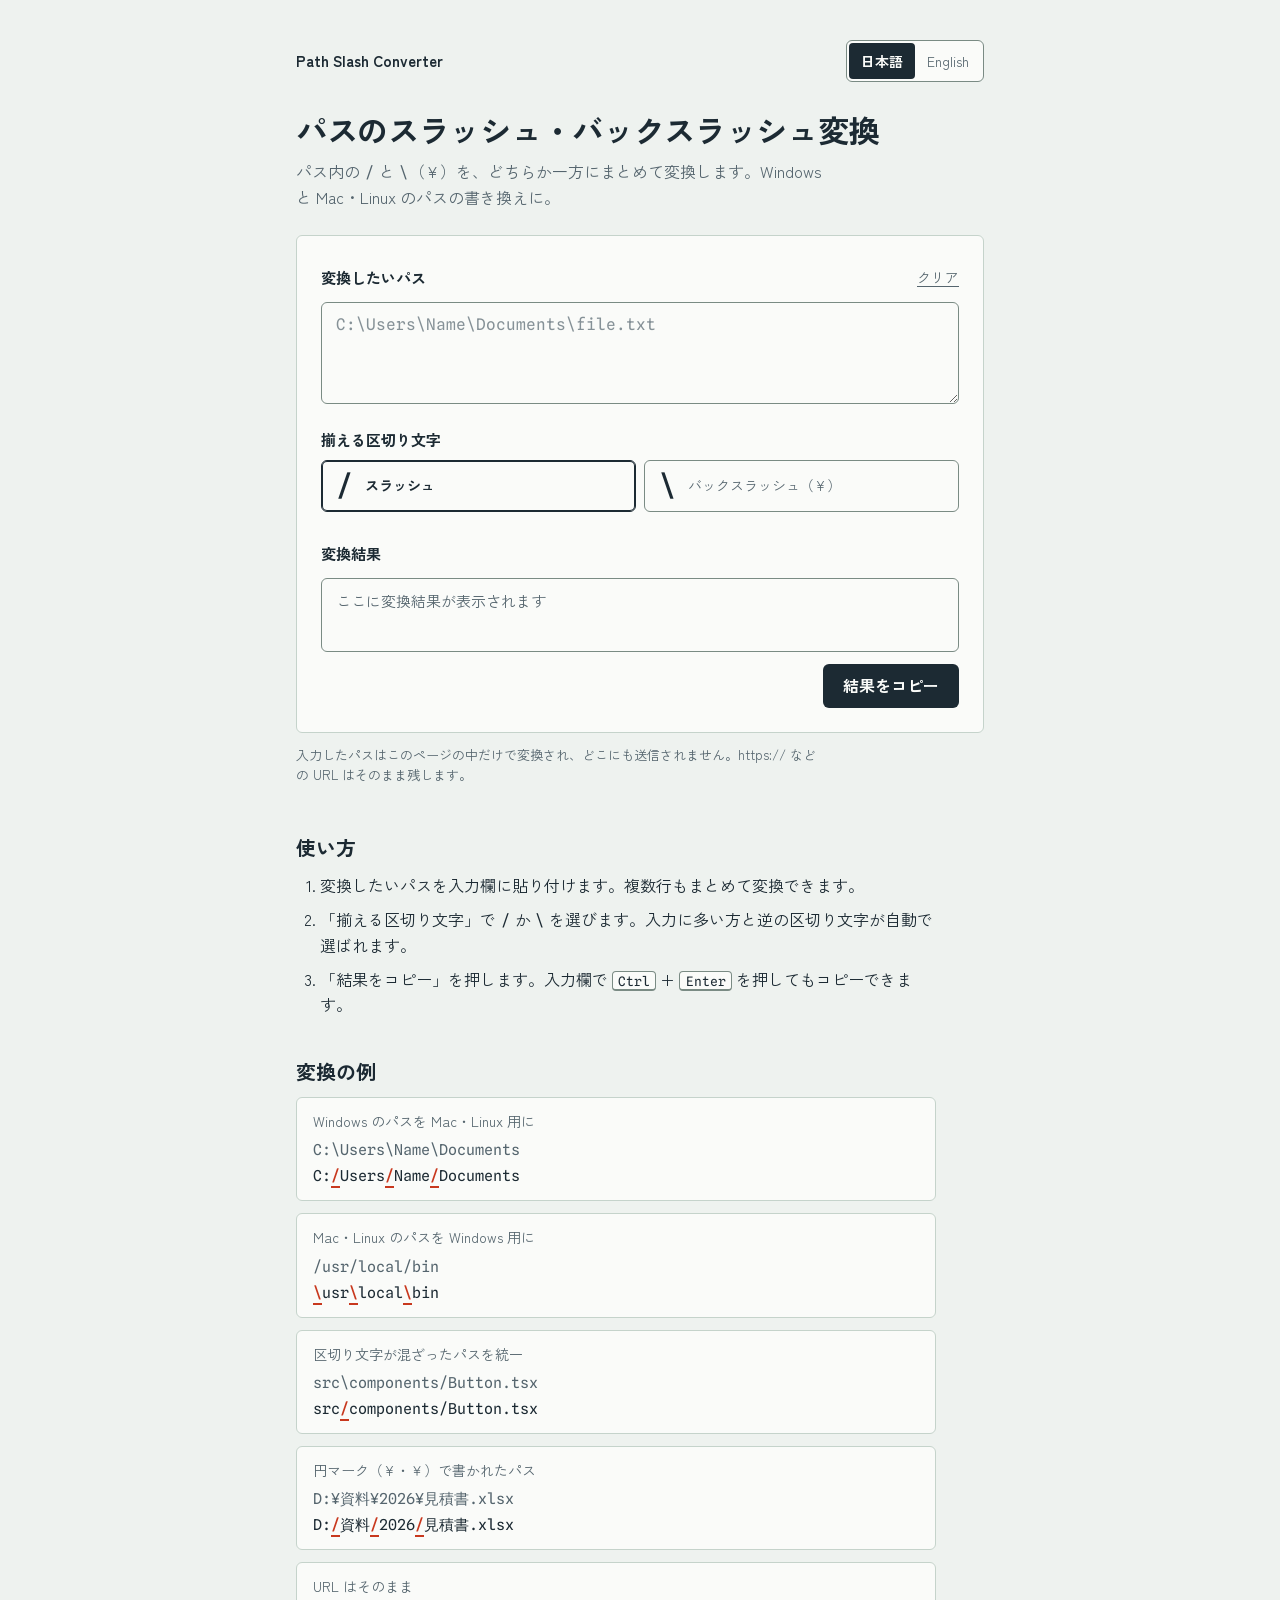
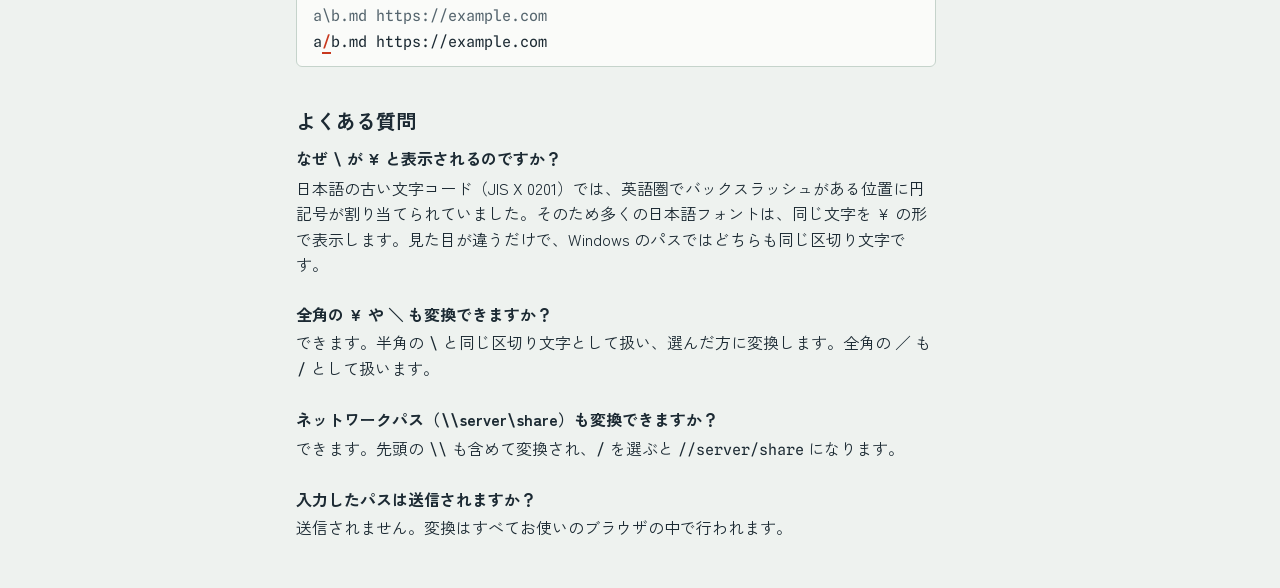
<file: index.html>
<!DOCTYPE html>
<html lang="ja">
<head>
  <meta charset="UTF-8" />
  <meta name="viewport" content="width=device-width, initial-scale=1.0" />
  <title>スラッシュ・バックスラッシュ（円マーク）変換ツール｜Path Slash Converter</title>
  <meta name="description" content="パスのスラッシュ（/）とバックスラッシュ（\・円マーク ¥）を一括変換する無料ツール。Windows のパスを Mac・Linux 用に、その逆も。貼り付けるだけで変換、インストール不要。" />
  <link rel="canonical" href="https://jacqueline37.github.io/Path-Slash-Converter/" />
  <link rel="alternate" hreflang="ja" href="https://jacqueline37.github.io/Path-Slash-Converter/" />
  <link rel="alternate" hreflang="en" href="https://jacqueline37.github.io/Path-Slash-Converter/en/" />
  <link rel="alternate" hreflang="x-default" href="https://jacqueline37.github.io/Path-Slash-Converter/" />
  <script>
    // Old links used ?lang=en; the English page now has its own URL.
    if (new URLSearchParams(location.search).get("lang") === "en") location.replace("en/");
  </script>
  <meta name="theme-color" content="#eef2ef" media="(prefers-color-scheme: light)" />
  <meta name="theme-color" content="#12181b" media="(prefers-color-scheme: dark)" />
  <link rel="icon" href="assets/favicon.svg" type="image/svg+xml" />

  <meta property="og:site_name" content="Path Slash Converter" />
  <meta property="og:title" content="スラッシュ・バックスラッシュ（円マーク）変換ツール" />
  <meta property="og:description" content="パスの / と \（¥）を、どちらか一方にまとめて変換。Windows と Mac・Linux のパスの書き換えに。貼り付けるだけ、インストール不要。" />
  <meta property="og:type" content="website" />
  <meta property="og:url" content="https://jacqueline37.github.io/Path-Slash-Converter/" />
  <meta property="og:image" content="https://jacqueline37.github.io/Path-Slash-Converter/assets/og-image.png" />
  <meta property="og:image:width" content="1200" />
  <meta property="og:image:height" content="630" />
  <meta property="og:image:alt" content="C:\Users\Name\Documents\file.txt を C:/Users/Name/Documents/file.txt に変換した例" />
  <meta property="og:locale" content="ja_JP" />
  <meta property="og:locale:alternate" content="en_US" />
  <meta name="twitter:card" content="summary_large_image" />
  <meta name="twitter:image" content="https://jacqueline37.github.io/Path-Slash-Converter/assets/og-image.png" />

  <link rel="preconnect" href="https://fonts.googleapis.com" />
  <link rel="preconnect" href="https://fonts.gstatic.com" crossorigin />
  <link rel="preload" as="style" href="https://fonts.googleapis.com/css2?family=Spline+Sans+Mono:wght@400;600&family=Zen+Kaku+Gothic+New:wght@400;700&display=swap" onload="this.onload=null;this.rel='stylesheet'" />
  <noscript><link rel="stylesheet" href="https://fonts.googleapis.com/css2?family=Spline+Sans+Mono:wght@400;600&family=Zen+Kaku+Gothic+New:wght@400;700&display=swap" /></noscript>
  <link rel="stylesheet" href="style.css" />

  <script type="application/ld+json">
  {
    "@context": "https://schema.org",
    "@type": "WebApplication",
    "name": "Path Slash Converter",
    "alternateName": "スラッシュ・バックスラッシュ変換ツール",
    "url": "https://jacqueline37.github.io/Path-Slash-Converter/",
    "description": "パスのスラッシュ（/）とバックスラッシュ（\\・円マーク ¥）を一括変換する無料のブラウザツール。",
    "applicationCategory": "UtilitiesApplication",
    "operatingSystem": "Any",
    "inLanguage": "ja",
    "offers": {
      "@type": "Offer",
      "price": "0",
      "priceCurrency": "JPY"
    }
  }
  </script>

  <!-- Google tag (gtag.js) -->
  <script async src="https://www.googletagmanager.com/gtag/js?id=G-JZM8ZQH42C"></script>
  <script>
    window.dataLayer = window.dataLayer || [];
    function gtag(){dataLayer.push(arguments);}
    gtag('js', new Date());
    gtag('config', 'G-JZM8ZQH42C');
  </script>
</head>
<body>
  <div class="page">
    <header class="site-bar">
      <a class="brand" href="./">Path Slash Converter</a>
      <nav class="lang" aria-label="言語">
        <a href="./" hreflang="ja" lang="ja" aria-current="page">日本語</a>
        <a href="en/" hreflang="en" lang="en">English</a>
      </nav>
    </header>

    <main>
      <div class="intro">
        <h1>パスのスラッシュ・バックスラッシュ変換</h1>
        <p class="lead">パス内の <span class="sep">/</span> と <span class="sep">\</span>（¥）を、どちらか一方にまとめて変換します。Windows と Mac・Linux のパスの書き換えに。</p>
      </div>

      <div class="sheet">
        <div class="field">
          <div class="field-head">
            <label for="input">変換したいパス</label>
            <button type="button" id="clearAll" class="text-button">クリア</button>
          </div>
          <textarea
            id="input"
            class="path-box"
            rows="3"
            spellcheck="false"
            autocomplete="off"
            autocapitalize="off"
            autocorrect="off"
            placeholder="C:\Users\Name\Documents\file.txt"></textarea>
        </div>

        <fieldset class="direction">
          <legend>揃える区切り文字</legend>
          <div class="direction-options">
            <label class="option">
              <input type="radio" name="target" value="/" checked />
              <span class="glyph" aria-hidden="true">/</span>
              <span class="option-text">スラッシュ</span>
            </label>
            <label class="option">
              <input type="radio" name="target" value="\" />
              <span class="glyph" aria-hidden="true">\</span>
              <span class="option-text">バックスラッシュ（¥）</span>
            </label>
          </div>
        </fieldset>

        <div class="field">
          <div class="field-head">
            <label for="output">変換結果</label>
          </div>
          <output id="output" for="input" class="path-box result" data-empty="ここに変換結果が表示されます"></output>
          <div class="result-foot">
            <p class="status" id="status" role="status" aria-live="polite"></p>
            <button type="button" id="copyOutput" class="primary">結果をコピー</button>
          </div>
        </div>
      </div>

      <p class="note">入力したパスはこのページの中だけで変換され、どこにも送信されません。https:// などの URL はそのまま残します。</p>

      <section class="guide" aria-labelledby="howto">
        <h2 id="howto">使い方</h2>
        <ol class="steps">
          <li>変換したいパスを入力欄に貼り付けます。複数行もまとめて変換できます。</li>
          <li>「揃える区切り文字」で <span class="sep">/</span> か <span class="sep">\</span> を選びます。入力に多い方と逆の区切り文字が自動で選ばれます。</li>
          <li>「結果をコピー」を押します。入力欄で <kbd>Ctrl</kbd> + <kbd>Enter</kbd> を押してもコピーできます。</li>
        </ol>
      </section>

      <section class="guide" aria-labelledby="examples">
        <h2 id="examples">変換の例</h2>
        <dl class="examples">
          <div class="example">
            <dt>Windows のパスを Mac・Linux 用に</dt>
            <dd><code>C:\Users\Name\Documents</code></dd>
            <dd><code>C:<mark>/</mark>Users<mark>/</mark>Name<mark>/</mark>Documents</code></dd>
          </div>
          <div class="example">
            <dt>Mac・Linux のパスを Windows 用に</dt>
            <dd><code>/usr/local/bin</code></dd>
            <dd><code><mark>\</mark>usr<mark>\</mark>local<mark>\</mark>bin</code></dd>
          </div>
          <div class="example">
            <dt>区切り文字が混ざったパスを統一</dt>
            <dd><code>src\components/Button.tsx</code></dd>
            <dd><code>src<mark>/</mark>components/Button.tsx</code></dd>
          </div>
          <div class="example">
            <dt>円マーク（¥・￥）で書かれたパス</dt>
            <dd><code>D:¥資料¥2026¥見積書.xlsx</code></dd>
            <dd><code>D:<mark>/</mark>資料<mark>/</mark>2026<mark>/</mark>見積書.xlsx</code></dd>
          </div>
          <div class="example">
            <dt>URL はそのまま</dt>
            <dd><code>a\b.md https://example.com</code></dd>
            <dd><code>a<mark>/</mark>b.md https://example.com</code></dd>
          </div>
        </dl>
      </section>

      <section class="guide" aria-labelledby="faq">
        <h2 id="faq">よくある質問</h2>
        <h3>なぜ <span class="sep">\</span> が ¥ と表示されるのですか？</h3>
        <p>日本語の古い文字コード（JIS X 0201）では、英語圏でバックスラッシュがある位置に円記号が割り当てられていました。そのため多くの日本語フォントは、同じ文字を ¥ の形で表示します。見た目が違うだけで、Windows のパスではどちらも同じ区切り文字です。</p>
        <h3>全角の ￥ や ＼ も変換できますか？</h3>
        <p>できます。半角の <span class="sep">\</span> と同じ区切り文字として扱い、選んだ方に変換します。全角の ／ も <span class="sep">/</span> として扱います。</p>
        <h3>ネットワークパス（<span class="sep">\\</span>server<span class="sep">\</span>share）も変換できますか？</h3>
        <p>できます。先頭の <span class="sep">\\</span> も含めて変換され、<span class="sep">/</span> を選ぶと <code>//server/share</code> になります。</p>
        <h3>入力したパスは送信されますか？</h3>
        <p>送信されません。変換はすべてお使いのブラウザの中で行われます。</p>
      </section>
    </main>
  </div>

  <script src="script.js"></script>
</body>
</html>
</file>
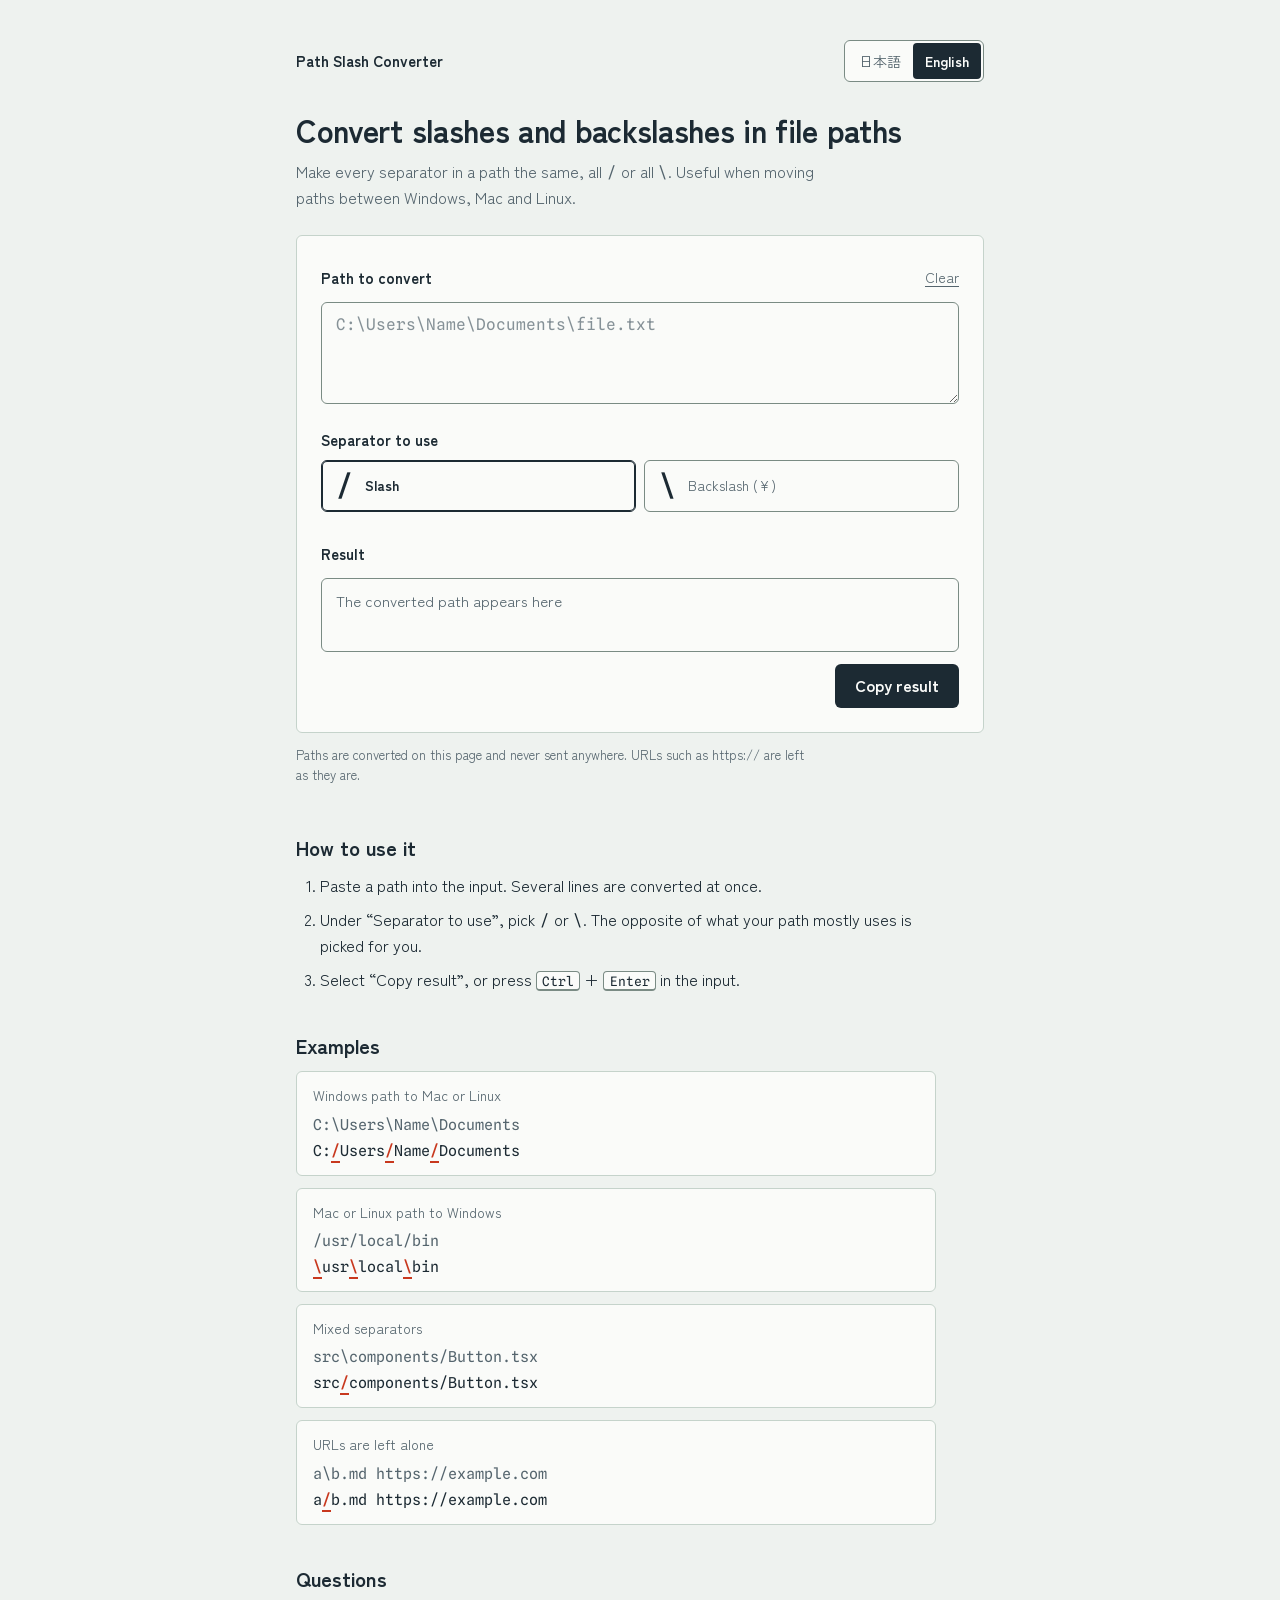
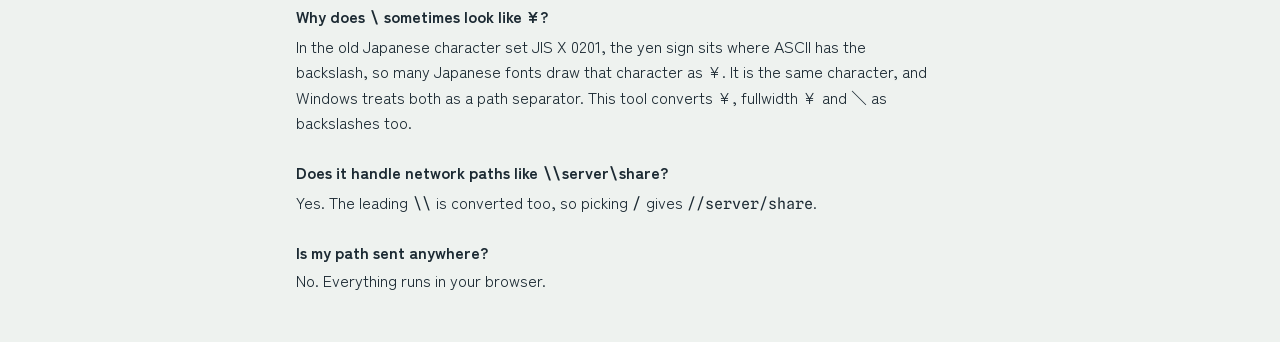
<file: en/index.html>
<!DOCTYPE html>
<html lang="en">
<head>
  <meta charset="UTF-8" />
  <meta name="viewport" content="width=device-width, initial-scale=1.0" />
  <title>Slash and Backslash Path Converter | Path Slash Converter</title>
  <meta name="description" content="Free tool that converts every slash (/) and backslash (\) in a file path to one style. Turn Windows paths into Mac and Linux paths and back. Paste and copy, nothing to install." />
  <link rel="canonical" href="https://jacqueline37.github.io/Path-Slash-Converter/en/" />
  <link rel="alternate" hreflang="ja" href="https://jacqueline37.github.io/Path-Slash-Converter/" />
  <link rel="alternate" hreflang="en" href="https://jacqueline37.github.io/Path-Slash-Converter/en/" />
  <link rel="alternate" hreflang="x-default" href="https://jacqueline37.github.io/Path-Slash-Converter/" />
  <meta name="theme-color" content="#eef2ef" media="(prefers-color-scheme: light)" />
  <meta name="theme-color" content="#12181b" media="(prefers-color-scheme: dark)" />
  <link rel="icon" href="../assets/favicon.svg" type="image/svg+xml" />

  <meta property="og:site_name" content="Path Slash Converter" />
  <meta property="og:title" content="Slash and Backslash Path Converter" />
  <meta property="og:description" content="Convert every / and \ in a file path to one style. Windows to Mac and Linux paths and back. Paste and copy, nothing to install." />
  <meta property="og:type" content="website" />
  <meta property="og:url" content="https://jacqueline37.github.io/Path-Slash-Converter/en/" />
  <meta property="og:image" content="https://jacqueline37.github.io/Path-Slash-Converter/assets/og-image-en.png" />
  <meta property="og:image:width" content="1200" />
  <meta property="og:image:height" content="630" />
  <meta property="og:image:alt" content="C:\Users\Name\Documents\file.txt converted to C:/Users/Name/Documents/file.txt" />
  <meta property="og:locale" content="en_US" />
  <meta property="og:locale:alternate" content="ja_JP" />
  <meta name="twitter:card" content="summary_large_image" />
  <meta name="twitter:image" content="https://jacqueline37.github.io/Path-Slash-Converter/assets/og-image-en.png" />

  <link rel="preconnect" href="https://fonts.googleapis.com" />
  <link rel="preconnect" href="https://fonts.gstatic.com" crossorigin />
  <link rel="preload" as="style" href="https://fonts.googleapis.com/css2?family=Spline+Sans+Mono:wght@400;600&family=Zen+Kaku+Gothic+New:wght@400;700&display=swap" onload="this.onload=null;this.rel='stylesheet'" />
  <noscript><link rel="stylesheet" href="https://fonts.googleapis.com/css2?family=Spline+Sans+Mono:wght@400;600&family=Zen+Kaku+Gothic+New:wght@400;700&display=swap" /></noscript>
  <link rel="stylesheet" href="../style.css" />

  <script type="application/ld+json">
  {
    "@context": "https://schema.org",
    "@type": "WebApplication",
    "name": "Path Slash Converter",
    "url": "https://jacqueline37.github.io/Path-Slash-Converter/en/",
    "description": "Free browser tool that converts every slash (/) and backslash (\\) in a file path to one style.",
    "applicationCategory": "UtilitiesApplication",
    "operatingSystem": "Any",
    "inLanguage": "en",
    "offers": {
      "@type": "Offer",
      "price": "0",
      "priceCurrency": "USD"
    }
  }
  </script>

  <!-- Google tag (gtag.js) -->
  <script async src="https://www.googletagmanager.com/gtag/js?id=G-JZM8ZQH42C"></script>
  <script>
    window.dataLayer = window.dataLayer || [];
    function gtag(){dataLayer.push(arguments);}
    gtag('js', new Date());
    gtag('config', 'G-JZM8ZQH42C');
  </script>
</head>
<body>
  <div class="page">
    <header class="site-bar">
      <a class="brand" href="./">Path Slash Converter</a>
      <nav class="lang" aria-label="Language">
        <a href="../" hreflang="ja" lang="ja">日本語</a>
        <a href="./" hreflang="en" lang="en" aria-current="page">English</a>
      </nav>
    </header>

    <main>
      <div class="intro">
        <h1>Convert slashes and backslashes in file paths</h1>
        <p class="lead">Make every separator in a path the same, all <span class="sep">/</span> or all <span class="sep">\</span>. Useful when moving paths between Windows, Mac and Linux.</p>
      </div>

      <div class="sheet">
        <div class="field">
          <div class="field-head">
            <label for="input">Path to convert</label>
            <button type="button" id="clearAll" class="text-button">Clear</button>
          </div>
          <textarea
            id="input"
            class="path-box"
            rows="3"
            spellcheck="false"
            autocomplete="off"
            autocapitalize="off"
            autocorrect="off"
            placeholder="C:\Users\Name\Documents\file.txt"></textarea>
        </div>

        <fieldset class="direction">
          <legend>Separator to use</legend>
          <div class="direction-options">
            <label class="option">
              <input type="radio" name="target" value="/" checked />
              <span class="glyph" aria-hidden="true">/</span>
              <span class="option-text">Slash</span>
            </label>
            <label class="option">
              <input type="radio" name="target" value="\" />
              <span class="glyph" aria-hidden="true">\</span>
              <span class="option-text">Backslash (¥)</span>
            </label>
          </div>
        </fieldset>

        <div class="field">
          <div class="field-head">
            <label for="output">Result</label>
          </div>
          <output id="output" for="input" class="path-box result" data-empty="The converted path appears here"></output>
          <div class="result-foot">
            <p class="status" id="status" role="status" aria-live="polite"></p>
            <button type="button" id="copyOutput" class="primary">Copy result</button>
          </div>
        </div>
      </div>

      <p class="note">Paths are converted on this page and never sent anywhere. URLs such as https:// are left as they are.</p>

      <section class="guide" aria-labelledby="howto">
        <h2 id="howto">How to use it</h2>
        <ol class="steps">
          <li>Paste a path into the input. Several lines are converted at once.</li>
          <li>Under “Separator to use”, pick <span class="sep">/</span> or <span class="sep">\</span>. The opposite of what your path mostly uses is picked for you.</li>
          <li>Select “Copy result”, or press <kbd>Ctrl</kbd> + <kbd>Enter</kbd> in the input.</li>
        </ol>
      </section>

      <section class="guide" aria-labelledby="examples">
        <h2 id="examples">Examples</h2>
        <dl class="examples">
          <div class="example">
            <dt>Windows path to Mac or Linux</dt>
            <dd><code>C:\Users\Name\Documents</code></dd>
            <dd><code>C:<mark>/</mark>Users<mark>/</mark>Name<mark>/</mark>Documents</code></dd>
          </div>
          <div class="example">
            <dt>Mac or Linux path to Windows</dt>
            <dd><code>/usr/local/bin</code></dd>
            <dd><code><mark>\</mark>usr<mark>\</mark>local<mark>\</mark>bin</code></dd>
          </div>
          <div class="example">
            <dt>Mixed separators</dt>
            <dd><code>src\components/Button.tsx</code></dd>
            <dd><code>src<mark>/</mark>components/Button.tsx</code></dd>
          </div>
          <div class="example">
            <dt>URLs are left alone</dt>
            <dd><code>a\b.md https://example.com</code></dd>
            <dd><code>a<mark>/</mark>b.md https://example.com</code></dd>
          </div>
        </dl>
      </section>

      <section class="guide" aria-labelledby="faq">
        <h2 id="faq">Questions</h2>
        <h3>Why does <span class="sep">\</span> sometimes look like ¥?</h3>
        <p>In the old Japanese character set JIS X 0201, the yen sign sits where ASCII has the backslash, so many Japanese fonts draw that character as ¥. It is the same character, and Windows treats both as a path separator. This tool converts ¥, fullwidth ￥ and ＼ as backslashes too.</p>
        <h3>Does it handle network paths like <span class="sep">\\</span>server<span class="sep">\</span>share?</h3>
        <p>Yes. The leading <span class="sep">\\</span> is converted too, so picking <span class="sep">/</span> gives <code>//server/share</code>.</p>
        <h3>Is my path sent anywhere?</h3>
        <p>No. Everything runs in your browser.</p>
      </section>
    </main>
  </div>

  <script src="../script.js"></script>
</body>
</html>
</file>
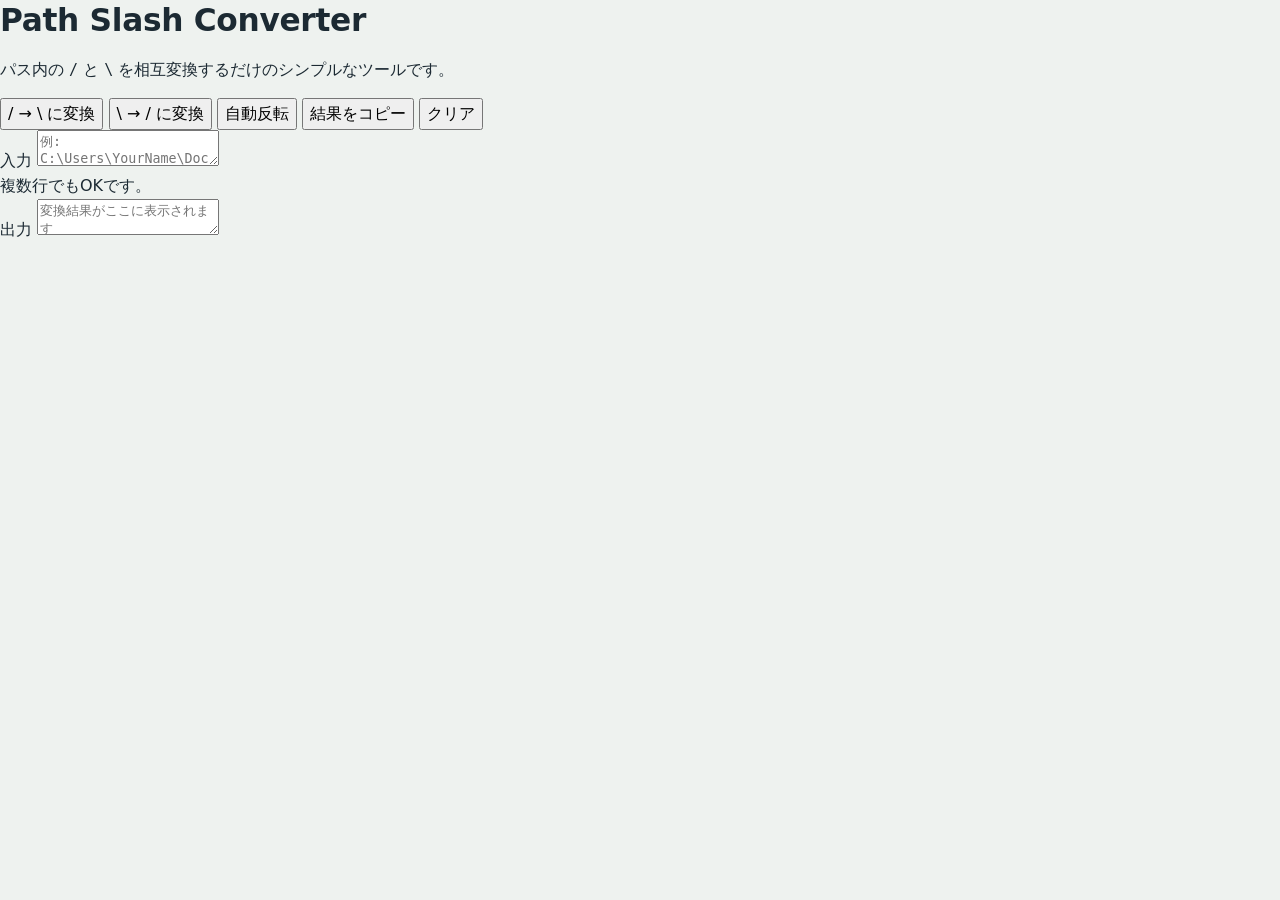
<file: path_converter.html>
<!DOCTYPE html>
<html lang="ja">
<head>
  <meta charset="UTF-8" />
  <meta name="viewport" content="width=device-width, initial-scale=1.0" />
  <title>Path Slash Converter</title>
  <link rel="stylesheet" href="style.css" />
</head>
<body>
  <main class="app">
    <h1>Path Slash Converter</h1>
    <p>
      パス内の <code>/</code> と <code>\</code> を相互変換するだけのシンプルなツールです。
    </p>

    <div class="controls">
      <button id="toBackslash">/ → \ に変換</button>
      <button id="toSlash">\ → / に変換</button>
      <button id="swapBoth" class="secondary">自動反転</button>
      <button id="copyOutput" class="secondary">結果をコピー</button>
      <button id="clearAll" class="secondary">クリア</button>
    </div>

    <div class="row">
      <section class="panel">
        <label for="input">入力</label>
        <textarea id="input" placeholder="例: C:\Users\YourName\Documents\project\file.txt"></textarea>
        <div class="hint">複数行でもOKです。</div>
      </section>

      <section class="panel">
        <label for="output">出力</label>
        <textarea id="output" readonly placeholder="変換結果がここに表示されます"></textarea>
        <div class="status" id="status"></div>
      </section>
    </div>
  </main>

  <script src="script.js"></script>
</body>
</html>
</file>
<file: style.css>
/*
  Concept: a path being proofread.
  Paths are set in a monospace face; every separator the tool
  changed is marked in shu (vermilion red-pen ink). Shu is reserved for
  "this character changed" and is not used anywhere else.
*/

:root {
  color-scheme: light dark;

  --paper: #eef2ef;      /* page background, cool grey-green */
  --sheet: #fafbf9;      /* writing surface */
  --ink: #1c2a33;        /* indigo-black ink */
  --ink-soft: #55656e;   /* secondary text */
  --rule: #c5d3cb;       /* sheet edge */
  --edge: #7a8b84;       /* borders of inputs and controls (3:1) */
  --shu: #c8381e;        /* red-pen marks: changed separators only */
  --shu-wash: rgba(200, 56, 30, 0.16);

  --font-ui: "Zen Kaku Gothic New", "Hiragino Sans", "Yu Gothic UI", "Meiryo", system-ui, sans-serif;
  --font-path: "Spline Sans Mono", Consolas, "SF Mono", Menlo, monospace;

  --line: 1.75rem;       /* line height of path text */
  --radius: 6px;
}

@media (prefers-color-scheme: dark) {
  :root {
    --paper: #12181b;
    --sheet: #182024;
    --ink: #e3e8e4;
    --ink-soft: #9aa8a6;
    --rule: #2f3d3a;
    --edge: #5d706b;
    --shu: #ff7b5e;
    --shu-wash: rgba(255, 123, 94, 0.2);
  }
}

*,
*::before,
*::after {
  box-sizing: border-box;
}

body {
  margin: 0;
  background: var(--paper);
  color: var(--ink);
  font-family: var(--font-ui);
  font-size: 1rem;
  line-height: 1.6;
  -webkit-text-size-adjust: 100%;
}

.page {
  max-width: 46rem;
  margin: 0 auto;
  padding: 2.5rem 1.5rem 3rem;
}

/* Separators inside UI text: Latin monospace so "\" never renders as "¥" */
.sep {
  font-family: var(--font-path);
  font-size: 0.95em;
  padding: 0 0.05em;
}

/* ---------- Site bar ---------- */

.site-bar {
  display: flex;
  flex-wrap: wrap;
  align-items: center;
  justify-content: space-between;
  gap: 0.5rem 1rem;
  margin-bottom: 1.75rem;
}

.brand {
  font-weight: 700;
  font-size: 0.9375rem;
  color: var(--ink);
  text-decoration: none;
}

.brand:hover {
  text-decoration: underline;
  text-underline-offset: 0.2em;
}

.lang {
  display: flex;
  border: 1px solid var(--edge);
  border-radius: var(--radius);
  padding: 2px;
  background: var(--sheet);
}

.lang a {
  display: inline-flex;
  align-items: center;
  min-height: 36px;
  padding: 0 0.75rem;
  border-radius: 4px;
  color: var(--ink-soft);
  font-size: 0.875rem;
  text-decoration: none;
}

.lang a[aria-current="page"] {
  background: var(--ink);
  color: var(--sheet);
  font-weight: 700;
}

.lang a:not([aria-current]):hover {
  color: var(--ink);
}

a:focus-visible {
  outline: 2px solid var(--ink);
  outline-offset: 2px;
}

/* ---------- Intro ---------- */

.intro {
  margin-bottom: 1.5rem;
}

h1 {
  margin: 0 0 0.5rem;
  font-size: clamp(1.5625rem, 4vw, 1.953rem);
  line-height: 1.3;
  font-weight: 700;
  letter-spacing: -0.01em;
}

.lead {
  margin: 0;
  max-width: 34em;
  color: var(--ink-soft);
}

/* ---------- Sheet ---------- */

.sheet {
  display: grid;
  gap: 1.5rem;
  padding: 1.5rem;
  background: var(--sheet);
  border: 1px solid var(--rule);
  border-radius: var(--radius);
}

.field {
  display: grid;
  gap: 0.375rem;
}

.field-head {
  display: flex;
  align-items: center;
  justify-content: space-between;
  gap: 1rem;
  min-height: 36px;
}

.field-head label,
.direction legend {
  font-weight: 700;
  font-size: 0.9375rem;
}

/* Shared surface for the input and the result */
.path-box {
  display: block;
  width: 100%;
  margin: 0;
  padding: 0.5rem 0.875rem;
  border: 1px solid var(--edge);
  border-radius: var(--radius);
  background: transparent;
  color: var(--ink);
  font-family: var(--font-path);
  font-size: 1rem;
  line-height: var(--line);
  white-space: pre-wrap;
  overflow-wrap: anywhere;
}

textarea.path-box {
  height: calc(var(--line) * 3 + 1rem + 2px);
  min-height: calc(var(--line) + 1rem + 2px);
  resize: vertical;
}

textarea.path-box::placeholder {
  color: var(--ink-soft);
  opacity: 0.7;
}

textarea.path-box:focus {
  outline: 2px solid var(--ink);
  outline-offset: 1px;
  border-color: var(--ink);
}

.result {
  min-height: calc(var(--line) * 2 + 1rem + 2px);
}

.result:empty::before {
  content: attr(data-empty);
  color: var(--ink-soft);
  font-family: var(--font-ui);
  font-size: 0.9375rem;
}

/* The one loud element: changed separators, marked like red-pen corrections.
   Used in the live result and in the examples below the tool. */
mark {
  background: transparent;
  color: var(--shu);
  font-weight: 600;
  text-decoration: underline 2px var(--shu);
  text-underline-offset: 0.3em;
}

.result.just-changed mark {
  animation: mark-in 900ms ease-out;
}

@keyframes mark-in {
  from { background: var(--shu-wash); }
  to { background: transparent; }
}

/* ---------- Direction (radio group) ---------- */

.direction {
  margin: 0;
  padding: 0;
  border: 0;
  min-width: 0;
}

.direction legend {
  padding: 0;
  margin-bottom: 0.5rem;
}

.direction-options {
  display: grid;
  grid-template-columns: 1fr 1fr;
  gap: 0.5rem;
}

.option {
  position: relative;
  display: flex;
  align-items: center;
  gap: 0.75rem;
  min-height: 52px;
  padding: 0.375rem 0.875rem;
  border: 1px solid var(--edge);
  border-radius: var(--radius);
  cursor: pointer;
}

.option input {
  position: absolute;
  opacity: 0;
  width: 1px;
  height: 1px;
  pointer-events: none;
}

.option .glyph {
  font-family: var(--font-path);
  font-size: 1.75rem;
  font-weight: 600;
  line-height: 1;
  width: 1ch;
  text-align: center;
}

.option .option-text {
  font-size: 0.875rem;
  line-height: 1.35;
  color: var(--ink-soft);
}

.option:hover {
  border-color: var(--ink-soft);
}

.option:has(input:checked) {
  border-color: var(--ink);
  box-shadow: inset 0 0 0 1px var(--ink);
}

.option:has(input:checked) .option-text {
  color: var(--ink);
  font-weight: 700;
}

.option:has(input:focus-visible) {
  outline: 2px solid var(--ink);
  outline-offset: 2px;
}

/* ---------- Result footer ---------- */

.result-foot {
  display: flex;
  align-items: center;
  justify-content: space-between;
  gap: 0.75rem 1rem;
  margin-top: 0.375rem;
}

.status {
  margin: 0;
  min-height: 1.6em;
  font-size: 0.875rem;
  color: var(--ink-soft);
}

/* ---------- Buttons ---------- */

button {
  font: inherit;
}

button:focus-visible {
  outline: 2px solid var(--ink);
  outline-offset: 2px;
}

.primary {
  flex-shrink: 0;
  min-height: 44px;
  padding: 0 1.25rem;
  border: 0;
  border-radius: var(--radius);
  background: var(--ink);
  color: var(--sheet);
  font-weight: 700;
  cursor: pointer;
}

.primary:hover {
  background: color-mix(in srgb, var(--ink) 85%, var(--sheet));
}

.text-button {
  min-height: 36px;
  padding: 0 0.5rem;
  margin-right: -0.5rem;
  border: 0;
  background: transparent;
  color: var(--ink-soft);
  font-size: 0.875rem;
  text-decoration: underline;
  text-underline-offset: 0.2em;
  cursor: pointer;
}

.text-button:hover {
  color: var(--ink);
}

/* ---------- Note, guide, footer ---------- */

.note {
  margin: 0.75rem 0 0;
  max-width: 40em;
  font-size: 0.8125rem;
  color: var(--ink-soft);
}

.guide {
  max-width: 40em;
  margin-top: 3rem;
}

.guide + .guide {
  margin-top: 2.5rem;
}

h2 {
  margin: 0 0 0.75rem;
  font-size: 1.25rem;
  line-height: 1.35;
}

h3 {
  margin: 1.5rem 0 0.25rem;
  font-size: 1rem;
  line-height: 1.5;
}

h2 + h3 {
  margin-top: 0;
}

.guide p {
  margin: 0;
}

.steps {
  display: grid;
  gap: 0.5rem;
  margin: 0;
  padding-left: 1.5em;
}

code {
  font-family: var(--font-path);
  font-size: 0.9375em;
}

kbd {
  padding: 0.05em 0.4em;
  border: 1px solid var(--edge);
  border-bottom-width: 2px;
  border-radius: 4px;
  background: var(--sheet);
  font-family: var(--font-path);
  font-size: 0.8125em;
}

.examples {
  display: grid;
  gap: 0.75rem;
  margin: 0;
}

.example {
  padding: 0.75rem 1rem;
  background: var(--sheet);
  border: 1px solid var(--rule);
  border-radius: var(--radius);
}

.example dt {
  margin-bottom: 0.25rem;
  font-size: 0.875rem;
  color: var(--ink-soft);
}

.example dd {
  margin: 0;
  overflow-wrap: anywhere;
}

/* before (soft) / after (ink, with marks) */
.example dd:first-of-type {
  color: var(--ink-soft);
}

/* ---------- Small screens ---------- */

@media (max-width: 560px) {
  .page {
    padding: 1.25rem 1rem 2rem;
  }

  .site-bar {
    gap: 0.5rem;
    margin-bottom: 1rem;
  }

  .lang a {
    padding: 0 0.625rem;
  }

  .intro {
    margin-bottom: 1rem;
  }

  h1 {
    font-size: 1.375rem;
    margin-bottom: 0.375rem;
  }

  .lead {
    font-size: 0.9375rem;
    line-height: 1.55;
  }

  .guide {
    margin-top: 2.5rem;
  }

  .sheet {
    padding: 1rem;
    gap: 1rem;
  }

  textarea.path-box {
    height: calc(var(--line) * 2 + 1rem + 2px);
  }

  .option {
    gap: 0.5rem;
    min-height: 48px;
    padding: 0.25rem 0.625rem;
  }

  .option .glyph {
    font-size: 1.5rem;
  }

  .option .option-text {
    font-size: 0.8125rem;
  }
}

@media (max-width: 380px) {
  .result-foot {
    flex-direction: column;
    align-items: stretch;
  }
}

@media (prefers-reduced-motion: reduce) {
  .result.just-changed mark {
    animation: none;
  }
}
</file>
